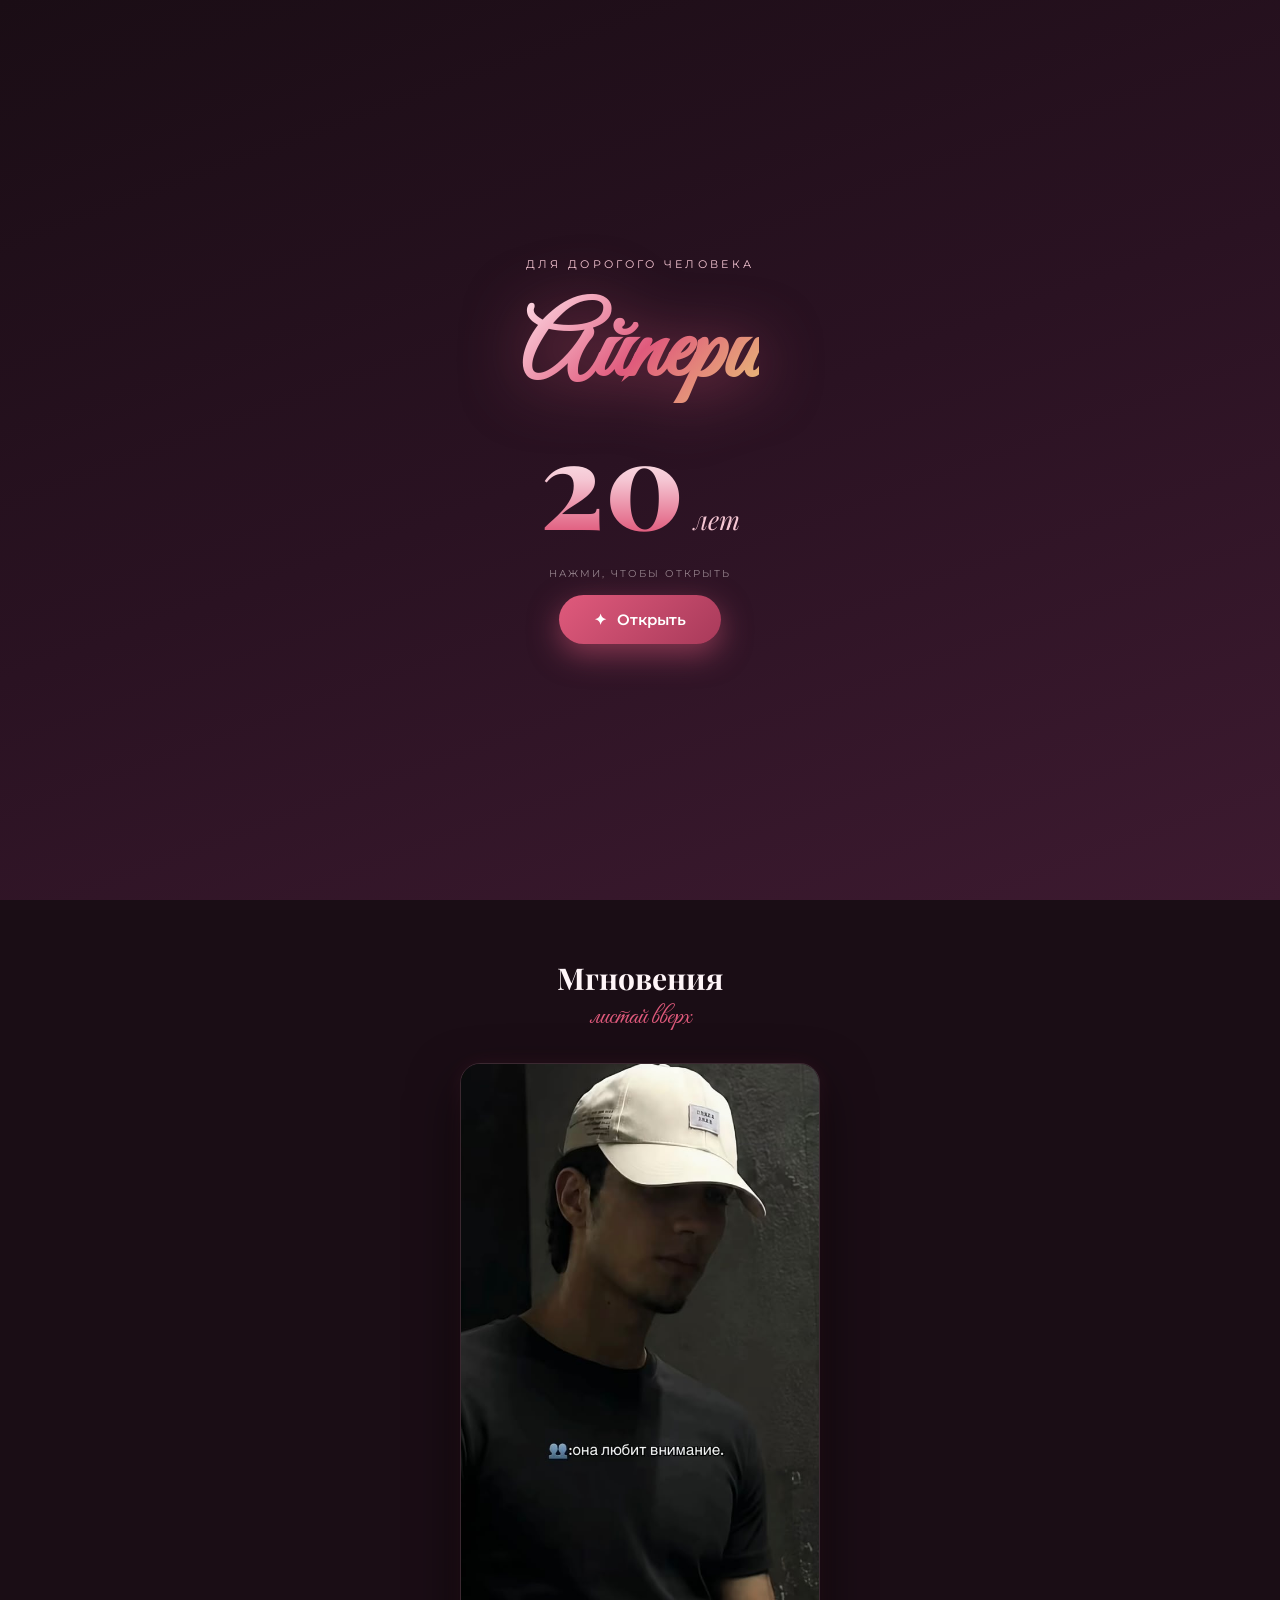
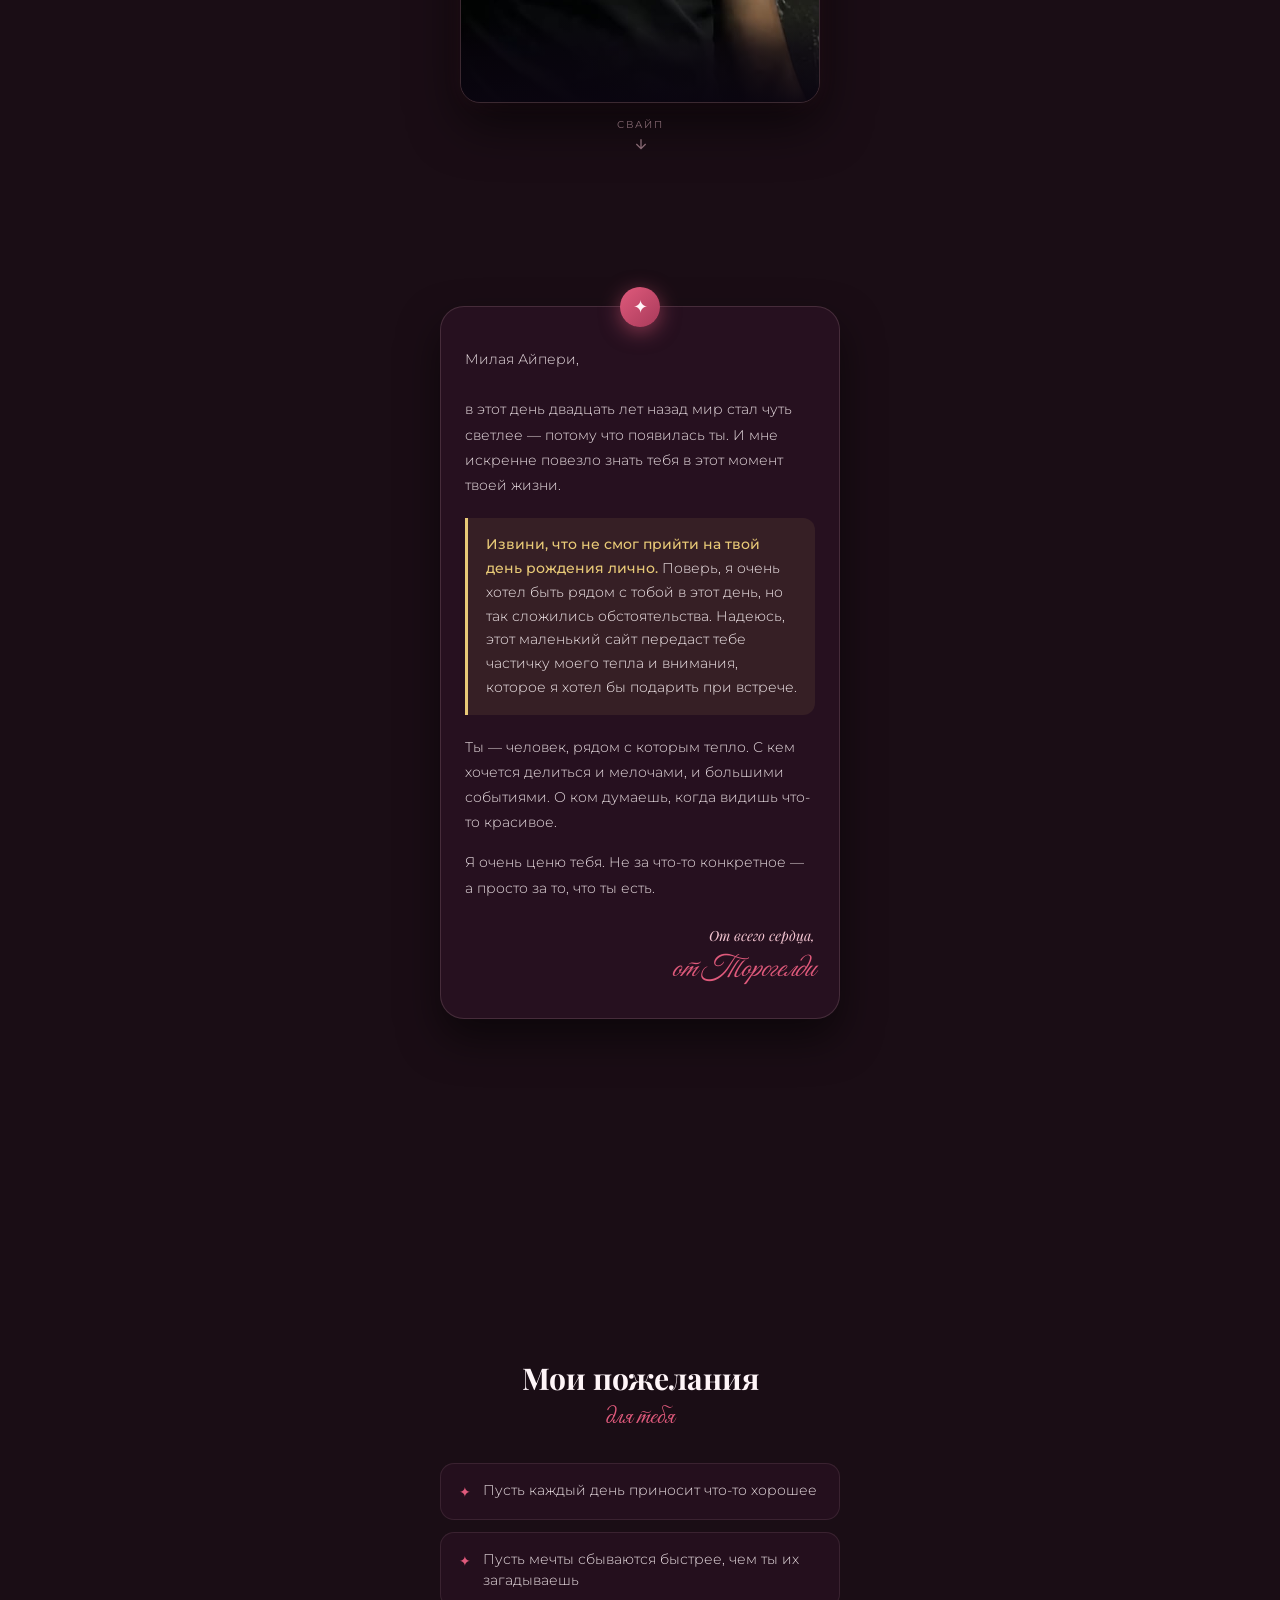
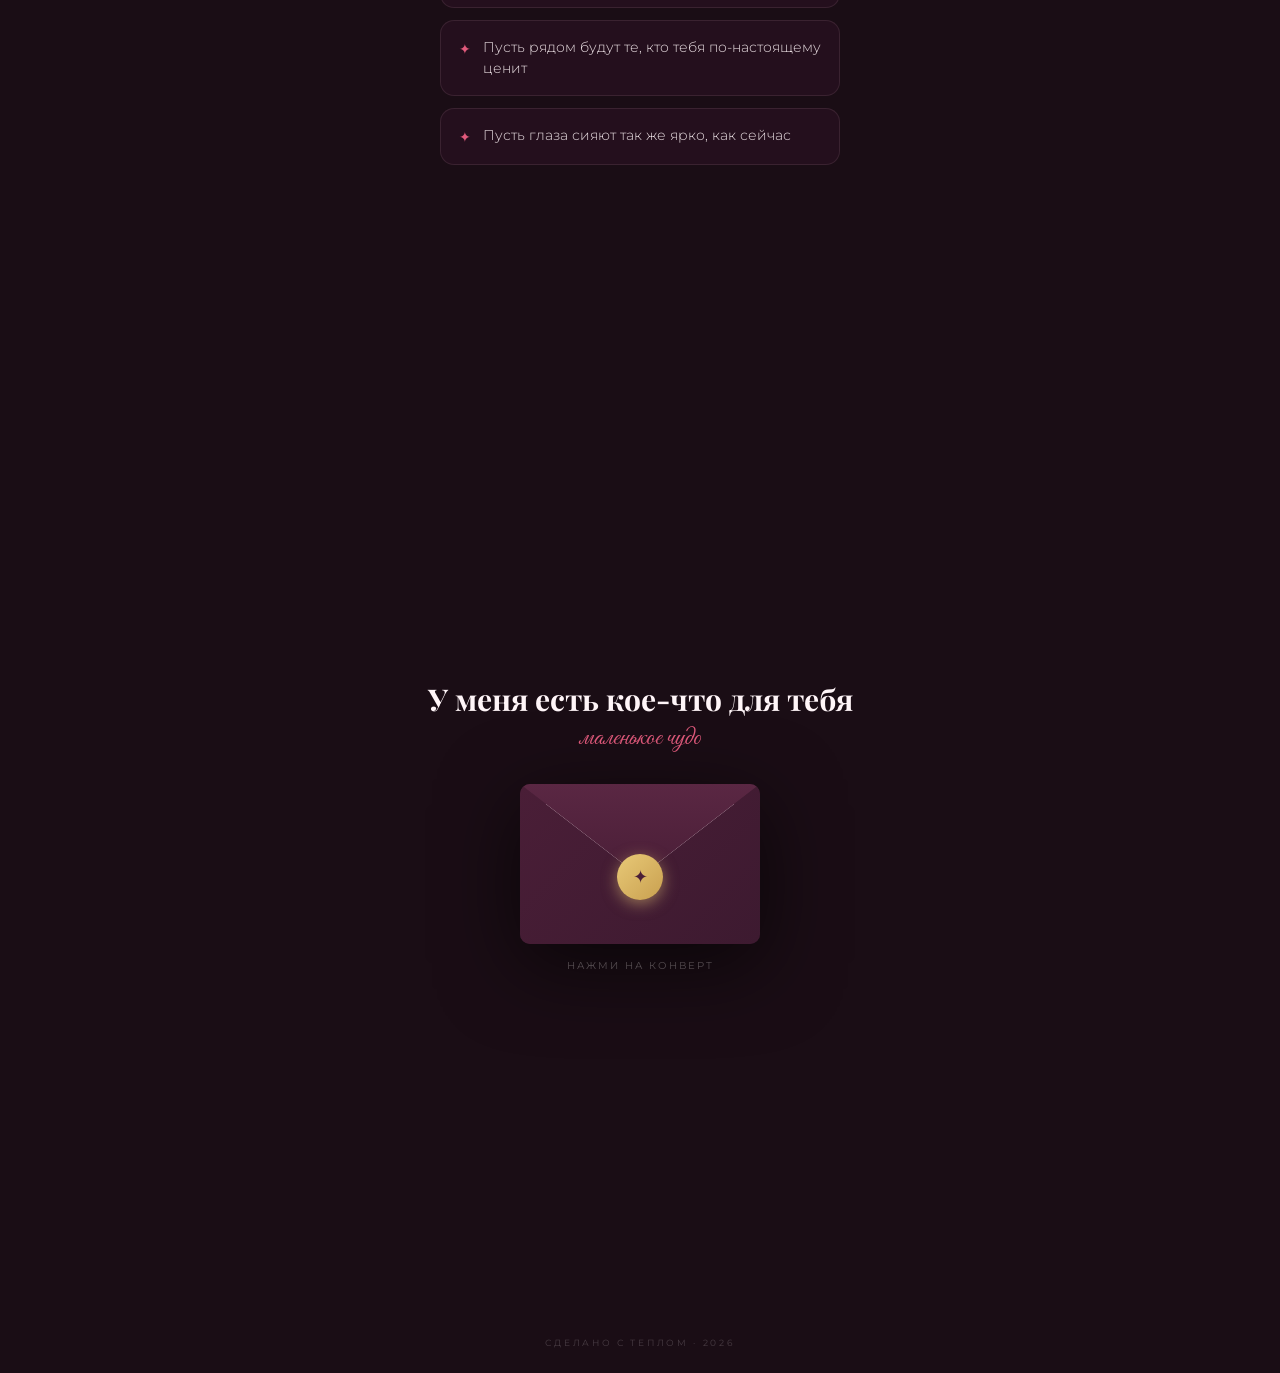
<file: index.html>
<!DOCTYPE html>
<html lang="ru">
<head>
<meta charset="UTF-8">
<meta name="viewport" content="width=device-width, initial-scale=1.0, maximum-scale=1.0, user-scalable=no">
<meta name="theme-color" content="#1a0d15">
<title>Айпери — 20 ✦</title>
<link rel="preconnect" href="https://fonts.googleapis.com">
<link rel="preconnect" href="https://fonts.gstatic.com" crossorigin>
<link href="https://fonts.googleapis.com/css2?family=Playfair+Display:ital,wght@0,500;0,700;0,800;1,600&family=Montserrat:wght@300;400;500;600&family=Great+Vibes&display=swap" rel="stylesheet">
<link rel="stylesheet" href="style.css">
</head>
<body>

<!-- Глобальные элементы -->
<canvas id="confettiCanvas"></canvas>
<div class="flash-overlay" id="flashOverlay"></div>

<!-- ============ SPLASH (ЗАСТАВКА) ============ -->
<section class="splash-screen" id="splashScreen">
  <div class="splash-bg" id="splashBg"></div>
  <div class="splash-content">
    <p class="splash-subtitle">Для дорогого человека</p>
    <h1 class="splash-name">Айпери</h1>
    <div class="splash-age">
      <span class="splash-num">20</span>
      <span class="splash-label">лет</span>
    </div>
    <p class="splash-hint">Нажми, чтобы открыть</p>
    <button class="btn-primary" id="startBtn">
      <span class="btn-star">✦</span> Открыть
    </button>
  </div>
</section>

<!-- ============ ОСНОВНОЙ САЙТ ============ -->
<main class="main-content" id="mainContent">

  <!-- Кнопка музыки -->
  <button class="music-btn" id="musicBtn" aria-label="Музыка">
    <svg viewBox="0 0 24 24" fill="none" stroke="currentColor" stroke-width="2">
      <path d="M9 18V5l12-2v13"/><circle cx="6" cy="18" r="3"/><circle cx="18" cy="16" r="3"/>
    </svg>
  </button>

  <!-- 1. HERO -->
  <section class="section hero-section">
    <div class="hero-inner">
      <p class="eyebrow anim-reveal">Сегодня особенный день</p>
      <h1 class="hero-title anim-reveal">
        С днём рождения,<br>
        <span class="hero-name">Айпери</span>
      </h1>
      <div class="hero-age anim-reveal">
        <span class="hero-num">20</span>
        <span class="hero-sub">тебе исполняется</span>
      </div>
      <p class="hero-desc anim-reveal">
        Двадцать лет — это двадцать причин для счастья.<br>
        И я хочу, чтобы все они сбылись.
      </p>
      <div class="scroll-indicator anim-reveal">
        <span>листай вниз</span>
        <div class="scroll-line"></div>
      </div>
    </div>
  </section>

  <!-- 2. ФОТО-ЛЕНТА (10 ШТУК) -->
  <section class="section reels-section">
    <h2 class="section-title anim-reveal">Мгновения</h2>
    <p class="section-subtitle anim-reveal">листай вверх</p>

    <div class="reels-wrapper anim-reveal">
      <div class="reels-container" id="reelsContainer">
        
        <!-- 1 -->
        <div class="reel-card">
          <img src="1.jpg" alt="Момент 1" loading="lazy">
          <div class="reel-overlay"><p class="reel-text"></p></div>
        </div>
        <!-- 2 -->
        <div class="reel-card">
          <img src="2.jpg" alt="Момент 2" loading="lazy">
          <div class="reel-overlay"><p class="reel-text"></p></div>
        </div>
        <!-- 3 -->
        <div class="reel-card">
          <img src="3.jpg" alt="Момент 3" loading="lazy">
          <div class="reel-overlay"><p class="reel-text"></p></div>
        </div>
        <!-- 4 -->
        <div class="reel-card">
          <img src="4.jpg" alt="Момент 4" loading="lazy">
          <div class="reel-overlay"><p class="reel-text"></p></div>
        </div>
        <!-- 5 -->
        <div class="reel-card">
          <img src="5.jpg" alt="Момент 5" loading="lazy">
          <div class="reel-overlay"><p class="reel-text"></p></div>
        </div>
        <!-- 6 -->
        <div class="reel-card">
          <img src="6.jpg" alt="Момент 6" loading="lazy">
          <div class="reel-overlay"><p class="reel-text"></p></div>
        </div>
        <!-- 7 -->
        <div class="reel-card">
          <img src="7.jpg" alt="Момент 7" loading="lazy">
          <div class="reel-overlay"><p class="reel-text"></p></div>
        </div>
        <!-- 8 -->
        <div class="reel-card">
          <img src="8.jpg" alt="Момент 8" loading="lazy">
          <div class="reel-overlay"><p class="reel-text"></p></div>
        </div>
        <!-- 9 -->
        <div class="reel-card">
          <img src="9.jpg" alt="Момент 9" loading="lazy">
          <div class="reel-overlay"><p class="reel-text"></p></div>
        </div>
        <!-- 10 -->
        <div class="reel-card">
          <img src="10.jpg" alt="" loading="lazy">
          <div class="reel-overlay"><p class="reel-text"></p></div>
        </div>

      </div>
    </div>
    
    <div class="swipe-hint anim-reveal">
      <span>свайп</span>
      <svg viewBox="0 0 24 24" fill="none" stroke="currentColor" stroke-width="2" width="16" height="16">
        <path d="M12 5v14M19 12l-7 7-7-7"/>
      </svg>
    </div>
  </section>

  <!-- 3. ПИСЬМО -->
  <section class="section letter-section">
    <div class="letter-card anim-reveal">
      <div class="letter-icon">✦</div>
      
      <p class="letter-text">
        Милая Айпери,<br><br>
        в этот день двадцать лет назад мир стал чуть светлее — потому что появилась ты.
        И мне искренне повезло знать тебя в этот момент твоей жизни.
      </p>

      <!-- Блок с извинениями -->
      <div class="letter-apology">
        <p>
          <strong>Извини, что не смог прийти на твой день рождения лично.</strong> 
          Поверь, я очень хотел быть рядом с тобой в этот день, но так сложились обстоятельства. 
          Надеюсь, этот маленький сайт передаст тебе частичку моего тепла и внимания, которое я хотел бы подарить при встрече.
        </p>
      </div>

      <p class="letter-text">
        Ты — человек, рядом с которым тепло. С кем хочется делиться и мелочами,
        и большими событиями. О ком думаешь, когда видишь что-то красивое.
      </p>
      <p class="letter-text">
        Я очень ценю тебя. Не за что-то конкретное — а просто за то, что ты есть.
      </p>
      <p class="letter-sign">От всего сердца,<br><span class="signature">от Торогелди</span></p>
    </div>
  </section>

  <!-- 4. ПОЖЕЛАНИЯ -->
  <section class="section wishes-section">
    <h2 class="section-title anim-reveal">Мои пожелания</h2>
    <p class="section-subtitle anim-reveal">для тебя</p>

    <ul class="wish-list">
      <li class="wish-item anim-reveal"><span>✦</span> Пусть каждый день приносит что-то хорошее</li>
      <li class="wish-item anim-reveal"><span>✦</span> Пусть мечты сбываются быстрее, чем ты их загадываешь</li>
      <li class="wish-item anim-reveal"><span>✦</span> Пусть рядом будут те, кто тебя по-настоящему ценит</li>
      <li class="wish-item anim-reveal"><span>✦</span> Пусть глаза сияют так же ярко, как сейчас</li>
    </ul>
  </section>

  <!-- 5. КОНВЕРТ И QR -->
  <section class="section envelope-section">
    <h2 class="section-title anim-reveal">У меня есть кое-что для тебя</h2>
    <p class="section-subtitle anim-reveal">маленькое чудо</p>

    <div class="envelope-wrap">
      <div class="envelope anim-reveal" id="envelope">
        <div class="env-back"></div>
        <div class="env-letter"></div>
        <div class="env-front"></div>
        <div class="env-flap"></div>
        <div class="env-seal">✦</div>
      </div>
      <p class="env-hint" id="envHint">нажми на конверт</p>

      <div class="qr-card" id="qrCard">
        <div class="qr-frame">
          <img src="IMG-20261020-WA0033.jpg" alt="QR" class="qr-img" id="qrImg">
          <div class="qr-fallback" id="qrFallback"></div>
        </div>
        <p class="qr-caption">наведи камеру телефона</p>
      </div>

      <button class="btn-magic" id="magicBtn">а теперь чудо ✨</button>
    </div>
  </section>

  <footer class="footer">
    <p>Сделано с теплом · 2026</p>
  </footer>
</main>

<!-- ============ ЭКРАН ЧУДА (MIRACLE) ============ -->
<div class="miracle-screen" id="miracleScreen">
  <div class="miracle-stars" id="miracleStars"></div>
  
  <div class="miracle-wish" id="miracleWish">
    <div class="wish-star">✦</div>
    <p class="wish-title">Загадай желание</p>
    <p class="wish-sub">Оно обязательно сбудется</p>
  </div>

  <div class="miracle-msg" id="miracleMsg">
    <div class="msg-content" id="msgContent"></div>
    <button class="btn-close-miracle" id="closeMiracleBtn">закрыть ✦</button>
  </div>
</div>

<script src="script.js"></script>
</body>
</html>
</file>
<file: style.css>
/* ==========================================
   БАЗА
   ========================================== */
* { margin: 0; padding: 0; box-sizing: border-box; -webkit-tap-highlight-color: transparent; }

:root {
  --rose: #e05a7c;
  --rose-deep: #a83a5a;
  --blush: #f5c6d3;
  --gold: #e8c977;
  --cream: #fff5f8;
  --dark: #1a0d15;
  --dark-2: #2a1222;
  --dark-3: #3d1a30;
}

html { scroll-behavior: smooth; }

body {
  font-family: 'Montserrat', sans-serif;
  background: var(--dark);
  color: var(--cream);
  overflow-x: hidden;
  min-height: 100dvh;
  -webkit-font-smoothing: antialiased;
}

/* Canvas конфетти и Вспышка */
#confettiCanvas { position: fixed; inset: 0; pointer-events: none; z-index: 9999; }
.flash-overlay {
  position: fixed; inset: 0; background: #fff; pointer-events: none;
  z-index: 8999; opacity: 0;
}
.flash-overlay.flash-active { animation: flashAnim 0.8s ease-out; }
@keyframes flashAnim { 0% { opacity: 0; } 10% { opacity: 0.9; } 100% { opacity: 0; } }

/* ==========================================
   SPLASH SCREEN
   ========================================== */
.splash-screen {
  position: fixed; inset: 0; z-index: 9000;
  display: flex; align-items: center; justify-content: center;
  background: linear-gradient(160deg, #1a0d15 0%, #2a1222 50%, #3d1a30 100%);
  transition: opacity 0.8s ease, visibility 0.8s ease;
}
.splash-screen.hidden { opacity: 0; visibility: hidden; pointer-events: none; }

.splash-bg { position: absolute; inset: 0; overflow: hidden; }
.splash-bg span {
  position: absolute; bottom: -50px; color: rgba(224,90,124,0.4);
  animation: floatUp linear infinite; will-change: transform;
}
@keyframes floatUp {
  0% { transform: translate3d(0,0,0) rotate(0deg); opacity: 0; }
  10% { opacity: 0.8; }
  100% { transform: translate3d(0,-110vh,0) rotate(360deg); opacity: 0; }
}

.splash-content { position: relative; z-index: 2; text-align: center; padding: 30px; }
.splash-subtitle { font-size: 11px; letter-spacing: 0.3em; text-transform: uppercase; color: var(--blush); margin-bottom: 20px; }
.splash-name {
  font-family: 'Great Vibes', cursive; font-size: clamp(64px, 20vw, 100px);
  background: linear-gradient(135deg, #ffe0ea, #e05a7c, #e8c977);
  -webkit-background-clip: text; background-clip: text; color: transparent;
  filter: drop-shadow(0 6px 30px rgba(224,90,124,0.5)); margin-bottom: 10px;
}
.splash-age { display: flex; align-items: baseline; justify-content: center; gap: 10px; margin-bottom: 30px; }
.splash-num {
  font-family: 'Playfair Display', serif; font-weight: 800; font-size: clamp(80px, 25vw, 120px); line-height: 0.9;
  background: linear-gradient(180deg, #fff, #f5c6d3, #e05a7c);
  -webkit-background-clip: text; background-clip: text; color: transparent;
}
.splash-label { font-family: 'Playfair Display', serif; font-style: italic; font-size: 26px; color: var(--blush); }
.splash-hint { font-size: 10px; letter-spacing: 0.2em; text-transform: uppercase; color: rgba(255,245,248,0.5); margin-bottom: 15px; }

.btn-primary {
  display: inline-flex; align-items: center; gap: 10px;
  padding: 15px 35px; border: none; border-radius: 50px;
  background: linear-gradient(135deg, #e05a7c, #a83a5a);
  color: white; font-family: inherit; font-size: 15px; font-weight: 600;
  cursor: pointer; box-shadow: 0 10px 30px rgba(224,90,124,0.5);
  transition: transform 0.2s;
}
.btn-primary:active { transform: scale(0.95); }
.btn-star { animation: spin 4s linear infinite; display: inline-block; }
@keyframes spin { to { transform: rotate(360deg); } }

/* ==========================================
   ОСНОВНОЙ САЙТ
   ========================================== */
.main-content {
  background: radial-gradient(circle at 0% 0%, rgba(224,90,124,0.15), transparent 50%),
              radial-gradient(circle at 100% 100%, rgba(232,201,119,0.1), transparent 50%),
              linear-gradient(180deg, #1a0d15 0%, #2a1222 40%, #1a0d15 100%);
  background-attachment: fixed;
}

.music-btn {
  position: fixed; top: 20px; right: 20px; width: 44px; height: 44px;
  border-radius: 50%; border: 1px solid rgba(245,198,211,0.3);
  background: rgba(42,18,34,0.85); color: var(--blush);
  display: flex; align-items: center; justify-content: center;
  z-index: 100; cursor: pointer; transition: all 0.3s;
}
.music-btn svg { width: 18px; height: 18px; }
.music-btn.playing { color: var(--rose); border-color: var(--rose); box-shadow: 0 0 15px rgba(224,90,124,0.4); }
.music-btn.playing svg { animation: spin 3s linear infinite; }

.section {
  padding: 80px 24px; min-height: 100dvh;
  display: flex; flex-direction: column; justify-content: center;
  position: relative; overflow: hidden;
}

.section-title { font-family: 'Playfair Display', serif; font-size: 30px; text-align: center; margin-bottom: 5px; line-height: 1.2; }
.section-subtitle { font-family: 'Great Vibes', cursive; font-size: 26px; color: var(--rose); text-align: center; margin-bottom: 30px; }

/* ==========================================
   1. HERO
   ========================================== */
.hero-section { align-items: center; text-align: center; }
.hero-inner { width: 100%; max-width: 400px; }
.eyebrow { font-size: 10px; letter-spacing: 0.4em; text-transform: uppercase; color: var(--gold); margin-bottom: 20px; }
.hero-title { font-family: 'Playfair Display', serif; font-size: 28px; font-weight: 500; margin-bottom: 25px; line-height: 1.3; }
.hero-name {
  font-family: 'Great Vibes', cursive; font-size: 68px; font-weight: 400;
  background: linear-gradient(135deg, #ffe0ea, #e05a7c, #e8c977);
  -webkit-background-clip: text; background-clip: text; color: transparent;
  display: inline-block; margin-top: 5px;
}
.hero-age { display: flex; flex-direction: column; align-items: center; margin-bottom: 30px; }
.hero-num {
  font-family: 'Playfair Display', serif; font-weight: 800; font-size: 130px; line-height: 0.8;
  background: linear-gradient(180deg, #fff, #f5c6d3, #e05a7c);
  -webkit-background-clip: text; background-clip: text; color: transparent;
  letter-spacing: -5px; animation: glowPulse 3s infinite;
}
@keyframes glowPulse {
  0%, 100% { filter: drop-shadow(0 0 15px rgba(224,90,124,0.3)); }
  50% { filter: drop-shadow(0 0 30px rgba(224,90,124,0.6)); }
}
.hero-sub { font-family: 'Playfair Display', serif; font-style: italic; font-size: 18px; color: var(--blush); margin-top: -5px; }
.hero-desc { font-size: 14px; line-height: 1.8; color: rgba(255,245,248,0.8); margin-bottom: 40px; font-weight: 300; }
.scroll-indicator { display: flex; flex-direction: column; align-items: center; gap: 10px; font-size: 10px; letter-spacing: 0.2em; text-transform: uppercase; color: rgba(255,245,248,0.4); }
.scroll-line { width: 1px; height: 40px; background: linear-gradient(180deg, var(--rose), transparent); animation: scrollAnim 2s infinite; }
@keyframes scrollAnim { 0% { transform: scaleY(0); transform-origin: top; } 50% { transform: scaleY(1); transform-origin: top; } 51% { transform: scaleY(1); transform-origin: bottom; } 100% { transform: scaleY(0); transform-origin: bottom; } }

/* ==========================================
   2. REELS (ФОТО-ЛЕНТА 9:16)
   ========================================== */
.reels-section { padding: 60px 16px; align-items: center; }
.reels-wrapper {
  width: 100%; 
  max-width: 360px; 
  aspect-ratio: 9 / 16;
  max-height: 75dvh;
  border-radius: 20px; 
  overflow: hidden; 
  box-shadow: 0 20px 50px rgba(0,0,0,0.6), 0 0 20px rgba(224,90,124,0.1);
  border: 1px solid rgba(245,198,211,0.15); 
  position: relative;
}
.reels-container {
  width: 100%; height: 100%; overflow-y: scroll;
  scroll-snap-type: y mandatory; scroll-behavior: smooth;
  -ms-overflow-style: none; scrollbar-width: none;
  overscroll-behavior: contain; 
  background: #000;
}
.reels-container::-webkit-scrollbar { display: none; }

.reel-card {
  width: 100%; height: 100%; scroll-snap-align: start;
  position: relative; background: #1a0d15;
}
.reel-card img { width: 100%; height: 100%; object-fit: cover; display: block; transition: transform 8s ease-out; }
.reel-card.active img { transform: scale(1.1); }

.reel-overlay {
  position: absolute; bottom: 0; left: 0; right: 0;
  padding: 60px 20px 25px;
  background: linear-gradient(to top, rgba(10,5,16,0.95) 0%, rgba(10,5,16,0.6) 60%, transparent 100%);
  pointer-events: none;
}
.reel-text { font-size: 15px; font-weight: 500; line-height: 1.4; text-shadow: 0 2px 6px rgba(0,0,0,0.8); }

/* Заглушка, если фото не загрузилось */
.reel-card.no-img::before {
  content: '✦\A Фото появится здесь';
  white-space: pre; display: flex; align-items: center; justify-content: center;
  text-align: center; font-family: 'Great Vibes', cursive; font-size: 24px;
  color: var(--rose); width: 100%; height: 100%;
  background: linear-gradient(135deg, var(--dark-2), var(--dark-3));
}

.swipe-hint { margin-top: 15px; display: flex; flex-direction: column; align-items: center; gap: 5px; font-size: 10px; letter-spacing: 0.2em; text-transform: uppercase; color: rgba(245,198,211,0.5); animation: bounceHint 2s infinite; }
@keyframes bounceHint { 0%, 100% { transform: translateY(0); opacity: 0.5; } 50% { transform: translateY(6px); opacity: 1; } }

/* ==========================================
   3. ПИСЬМО
   ========================================== */
.letter-section { padding: 60px 20px; }
.letter-card {
  background: rgba(42,18,34,0.85); border: 1px solid rgba(245,198,211,0.15);
  border-radius: 24px; padding: 40px 24px 30px; position: relative;
  max-width: 400px; margin: 0 auto; box-shadow: 0 20px 40px rgba(0,0,0,0.5);
}
.letter-icon {
  position: absolute; top: -20px; left: 50%; transform: translateX(-50%);
  width: 40px; height: 40px; background: linear-gradient(135deg, var(--rose), var(--rose-deep));
  border-radius: 50%; display: flex; align-items: center; justify-content: center;
  font-size: 18px; box-shadow: 0 5px 20px rgba(224,90,124,0.5);
}
.letter-text { font-size: 14px; line-height: 1.8; color: rgba(255,245,248,0.9); margin-bottom: 15px; font-weight: 300; }

/* Блок с извинениями */
.letter-apology {
  background: rgba(232, 201, 119, 0.08);
  border-left: 3px solid var(--gold);
  padding: 15px 18px;
  margin: 20px 0;
  border-radius: 0 12px 12px 0;
  animation: apologyGlow 3s infinite alternate;
}
@keyframes apologyGlow {
  0% { box-shadow: inset 0 0 15px rgba(232, 201, 119, 0.05); }
  100% { box-shadow: inset 0 0 25px rgba(232, 201, 119, 0.15); }
}
.letter-apology p {
  font-size: 14px; line-height: 1.7; color: rgba(255, 245, 248, 0.95); font-weight: 300; margin: 0;
}
.letter-apology strong {
  color: var(--gold); font-weight: 500;
}

.letter-sign { font-family: 'Playfair Display', serif; font-style: italic; color: var(--blush); margin-top: 25px; text-align: right; font-size: 14px; }
.signature { font-family: 'Great Vibes', cursive; font-size: 30px; color: var(--rose); display: inline-block; margin-top: 5px; }

/* ==========================================
   4. ПОЖЕЛАНИЯ
   ========================================== */
.wishes-section { align-items: center; }
.wish-list { list-style: none; max-width: 400px; width: 100%; display: flex; flex-direction: column; gap: 12px; margin: 0 auto; }
.wish-item {
  display: flex; align-items: flex-start; gap: 12px; padding: 16px 18px;
  background: rgba(42,18,34,0.7); border: 1px solid rgba(245,198,211,0.1);
  border-radius: 14px; font-size: 14px; line-height: 1.5; color: rgba(255,245,248,0.9); font-weight: 300;
}
.wish-item span { color: var(--rose); font-size: 14px; margin-top: 2px; }

/* ==========================================
   5. КОНВЕРТ И QR
   ========================================== */
.envelope-section { align-items: center; text-align: center; }
.envelope-wrap { display: flex; flex-direction: column; align-items: center; width: 100%; position: relative; }

/* Конверт */
.envelope {
  width: 240px; height: 160px; position: relative; cursor: pointer;
  perspective: 800px; animation: envFloat 3s infinite;
  filter: drop-shadow(0 20px 40px rgba(0,0,0,0.6)); will-change: transform;
}
@keyframes envFloat { 0%, 100% { transform: translate3d(0,0,0); } 50% { transform: translate3d(0,-8px,0); } }
.env-back { position: absolute; inset: 0; background: linear-gradient(135deg, var(--dark-3), var(--dark-2)); border-radius: 10px; }
.env-letter {
  position: absolute; top: 20px; left: 12px; right: 12px; bottom: 12px;
  background: #fff5f8; border-radius: 4px; z-index: 1; transition: transform 0.6s cubic-bezier(0.34, 1.56, 0.64, 1) 0.3s;
}
.env-front {
  position: absolute; inset: 0; background: linear-gradient(135deg, #4a1e37, #3d1a30);
  border-radius: 10px; clip-path: polygon(0 0, 50% 58%, 100% 0, 100% 100%, 0 100%); z-index: 2;
}
.env-flap {
  position: absolute; top: 0; left: 0; right: 0; height: 58%; background: linear-gradient(180deg, #5a2743, #4a1e37);
  clip-path: polygon(0 0, 100% 0, 50% 100%); transform-origin: top center;
  transition: transform 0.7s ease; z-index: 3; border-radius: 10px 10px 0 0;
}
.env-seal {
  position: absolute; top: 58%; left: 50%; transform: translate(-50%, -50%);
  width: 46px; height: 46px; background: linear-gradient(135deg, var(--gold), #c9a050);
  border-radius: 50%; z-index: 4; display: flex; align-items: center; justify-content: center;
  color: #4a1e37; font-size: 18px; box-shadow: 0 4px 15px rgba(232,201,119,0.5); transition: all 0.4s;
}

.envelope.opened .env-flap { transform: rotateX(-180deg); }
.envelope.opened .env-seal { opacity: 0; transform: translate(-50%, -50%) scale(0.3); }
.envelope.opened .env-letter { transform: translateY(-40px); }
.envelope.shake { animation: envShake 0.5s ease; }
@keyframes envShake { 0%, 100% { transform: translate3d(0,0,0) rotate(0deg); } 25% { transform: translate3d(-5px,0,0) rotate(-3deg); } 75% { transform: translate3d(5px,0,0) rotate(3deg); } }
.envelope.fade-out { opacity: 0; transform: scale(0.5) translateY(-30px); transition: all 0.6s ease; pointer-events: none; }

.env-hint { font-size: 10px; letter-spacing: 0.2em; text-transform: uppercase; color: rgba(255,245,248,0.4); margin-top: 15px; animation: pulseText 2s infinite; transition: opacity 0.3s; }
.env-hint.hidden { opacity: 0; }
@keyframes pulseText { 0%, 100% { opacity: 0.4; } 50% { opacity: 0.9; } }

/* QR Карточка */
.qr-card {
  display: flex; flex-direction: column; align-items: center; gap: 10px;
  padding: 20px; background: rgba(42,18,34,0.95); border: 1px solid rgba(245,198,211,0.2);
  border-radius: 20px; box-shadow: 0 20px 50px rgba(0,0,0,0.6);
  opacity: 0; transform: translateY(20px) scale(0.9); transition: all 0.6s cubic-bezier(0.34,1.56,0.64,1); pointer-events: none;
  position: absolute; top: 0; left: 50%; margin-left: -130px; width: 260px;
}
.qr-card.show { opacity: 1; transform: translateY(0) scale(1); pointer-events: auto; }
.qr-frame { width: 160px; height: 160px; background: #fff; padding: 10px; border-radius: 12px; position: relative; overflow: hidden; }
.qr-frame::before {
  content: ''; position: absolute; inset: 0;
  background: linear-gradient(105deg, transparent 30%, rgba(255,255,255,0.8) 50%, transparent 70%);
  background-size: 200% auto; animation: shine 3s infinite; z-index: 2; pointer-events: none;
}
@keyframes shine { 0%, 100% { background-position: -100% 0; } 50% { background-position: 200% 0; } }
.qr-img { width: 100%; height: 100%; object-fit: contain; display: block; }
.qr-fallback { display: none; width: 100%; height: 100%; background: repeating-linear-gradient(45deg, #eee, #eee 5px, #fff 5px, #fff 10px); }
.qr-caption { font-size: 10px; letter-spacing: 0.1em; text-transform: uppercase; color: var(--blush); margin-top: 5px; }

/* Кнопка Чуда */
.btn-magic {
  margin-top: 25px; padding: 14px 30px; border: 1px solid rgba(232,201,119,0.5); border-radius: 50px;
  background: rgba(232,201,119,0.1); color: var(--gold); font-family: inherit; font-size: 13px;
  letter-spacing: 0.05em; font-weight: 500; cursor: pointer; transition: all 0.3s;
  opacity: 0; transform: translateY(10px); pointer-events: none; box-shadow: 0 0 20px rgba(232,201,119,0.2);
}
.btn-magic.show { opacity: 1; transform: translateY(0); pointer-events: auto; }
.btn-magic:active { transform: scale(0.95); background: rgba(232,201,119,0.2); }

/* ==========================================
   FOOTER
   ========================================== */
.footer { padding: 25px; text-align: center; font-size: 9px; letter-spacing: 0.3em; text-transform: uppercase; color: rgba(255,245,248,0.2); }

/* ==========================================
   АНИМАЦИИ ПОЯВЛЕНИЯ (REVEAL)
   ========================================== */
.anim-reveal { opacity: 0; transform: translate3d(0, 25px, 0); transition: opacity 0.8s ease, transform 0.8s ease; will-change: opacity, transform; }
.anim-reveal.in { opacity: 1; transform: translate3d(0,0,0); }

/* ==========================================
   ЭКРАН ЧУДА (MIRACLE)
   ========================================== */
.miracle-screen {
  position: fixed; inset: 0; z-index: 9500;
  background: radial-gradient(circle at 50% 40%, rgba(80,30,60,0.9), transparent 60%), linear-gradient(180deg, #0a0510, #1a0d15);
  opacity: 0; visibility: hidden; transition: opacity 1s ease, visibility 1s ease;
  display: flex; align-items: center; justify-content: center;
}
.miracle-screen.active { opacity: 1; visibility: visible; }
.miracle-stars { position: absolute; inset: 0; pointer-events: none; overflow: hidden; }
.m-star { position: absolute; background: #fff; border-radius: 50%; box-shadow: 0 0 5px #fff; animation: twinkle infinite ease-in-out; will-change: opacity, transform; }
@keyframes twinkle { 0%, 100% { opacity: 0.1; transform: scale(0.6); } 50% { opacity: 1; transform: scale(1.1); } }

/* Звезда */
.miracle-wish {
  display: flex; flex-direction: column; align-items: center; gap: 15px; text-align: center; padding: 0 20px;
  opacity: 0; transform: scale(0.8); transition: all 0.8s cubic-bezier(0.34,1.56,0.64,1); position: absolute;
}
.miracle-wish.show { opacity: 1; transform: scale(1); }
.miracle-wish.hide { opacity: 0; transform: scale(1.3); transition: all 0.5s ease; }
.wish-star { font-size: 60px; color: #fff; text-shadow: 0 0 20px #fff, 0 0 50px var(--gold); animation: pulseStar 2s infinite; }
@keyframes pulseStar { 0%, 100% { transform: scale(1) rotate(0deg); } 50% { transform: scale(1.1) rotate(45deg); } }
.wish-title { font-family: 'Playfair Display', serif; font-size: 20px; color: #fff; }
.wish-sub { font-family: 'Great Vibes', cursive; font-size: 22px; color: var(--gold); }

/* Текст послания */
.miracle-msg {
  position: absolute; max-width: 340px; width: 100%; padding: 0 20px; text-align: center;
  opacity: 0; visibility: hidden; transition: all 1s ease; display: flex; flex-direction: column; align-items: center;
}
.miracle-msg.show { opacity: 1; visibility: visible; }
.msg-content { display: flex; flex-direction: column; gap: 8px; margin-bottom: 30px; }
.msg-line { font-size: 15px; line-height: 1.6; color: rgba(255,245,248,0.9); font-weight: 300; opacity: 0; transform: translateY(10px); animation: lineIn 0.8s ease forwards; }
.msg-line.space { height: 6px; }
.msg-line.greeting { font-family: 'Playfair Display', serif; font-style: italic; font-size: 18px; color: var(--blush); }
.msg-line.emph { color: #fff; font-weight: 400; text-shadow: 0 0 15px rgba(232,201,119,0.5); }
@keyframes lineIn { to { opacity: 1; transform: translateY(0); } }

.btn-close-miracle {
  padding: 12px 25px; border: 1px solid var(--gold); border-radius: 50px; background: transparent;
  color: var(--gold); font-family: inherit; font-size: 11px; letter-spacing: 0.15em; text-transform: uppercase;
  cursor: pointer; transition: all 0.3s; opacity: 0; animation: lineIn 0.8s ease 3s forwards;
}
.btn-close-miracle:active { background: rgba(232,201,119,0.2); }

/* ==========================================
   АДАПТИВ
   ========================================== */
@media (max-height: 700px) {
  .section { padding: 50px 20px; }
  .hero-num { font-size: 100px; }
  .reels-wrapper { max-height: 65dvh; }
  .splash-name { font-size: 60px; }
  .splash-num { font-size: 80px; }
}

@media (prefers-reduced-motion: reduce) {
  *, *::before, *::after { animation-duration: 0.01ms !important; transition-duration: 0.01ms !important; }
   }
</file>
